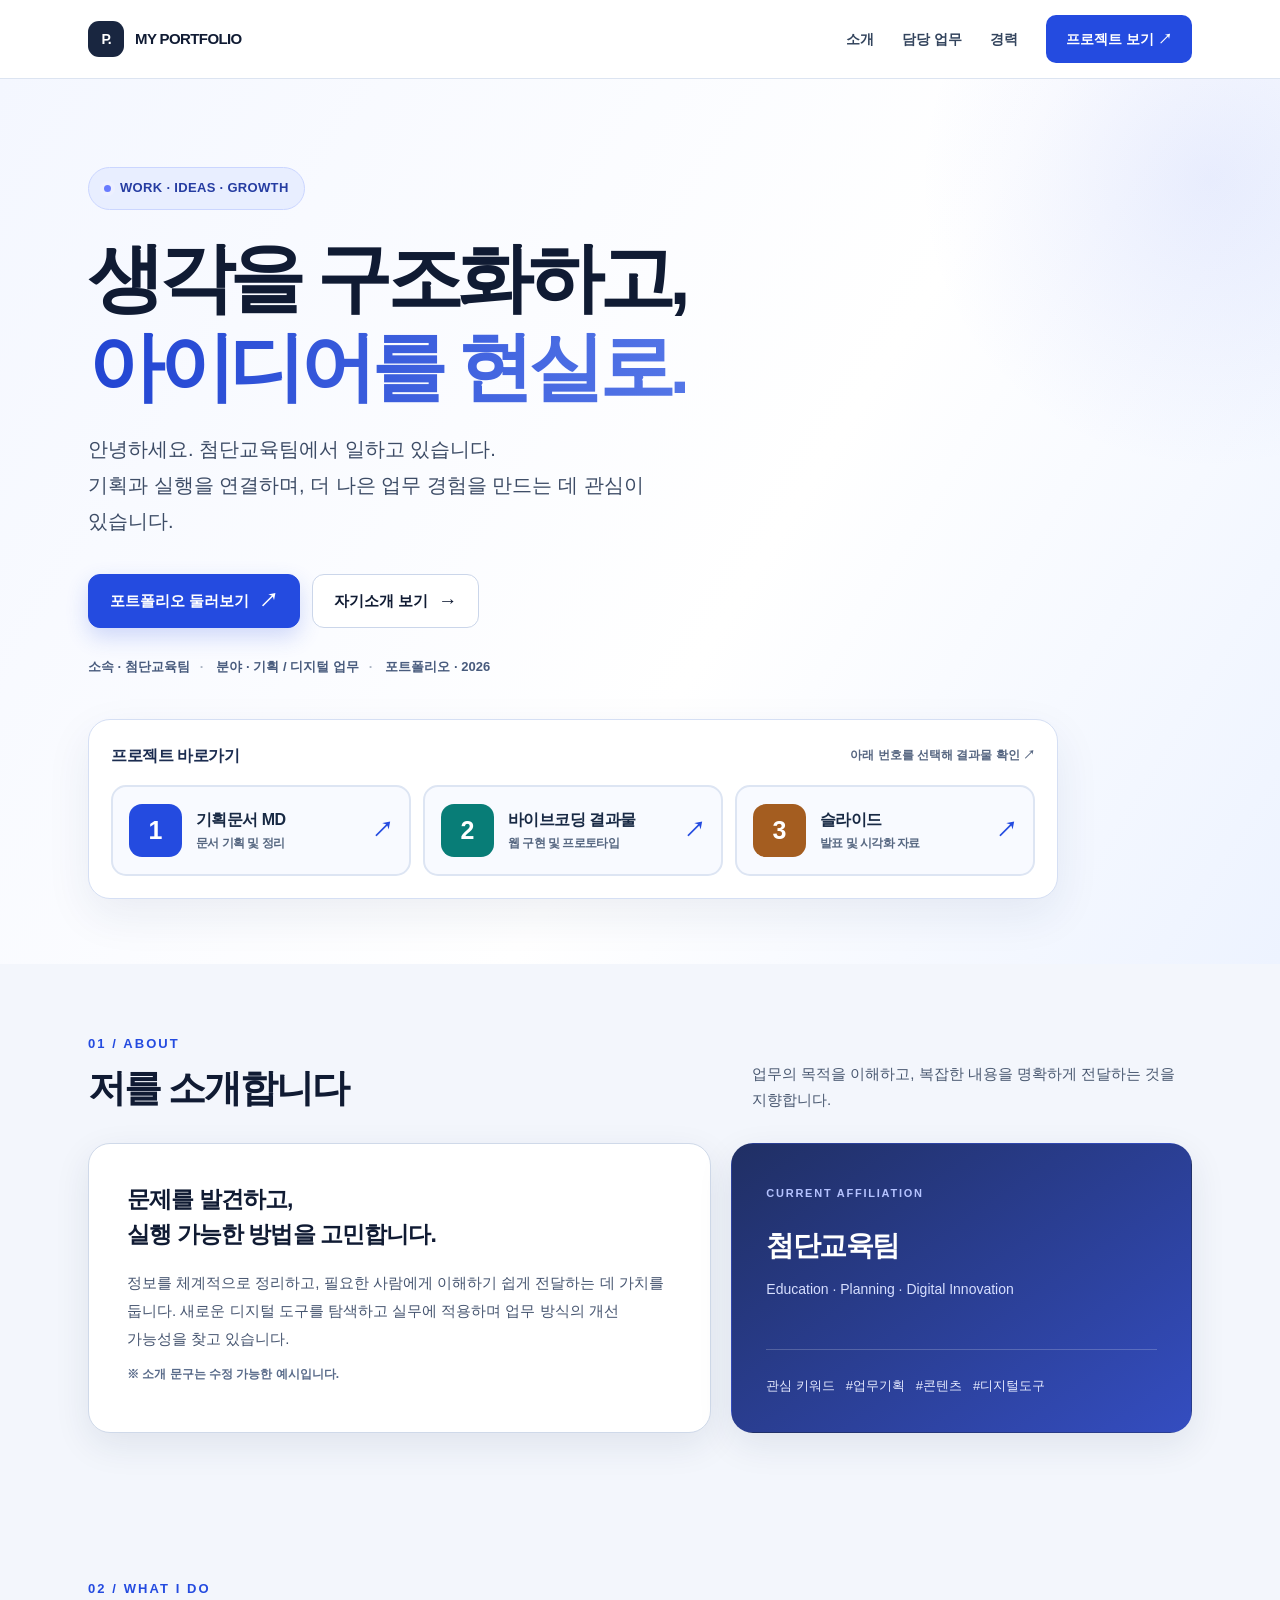
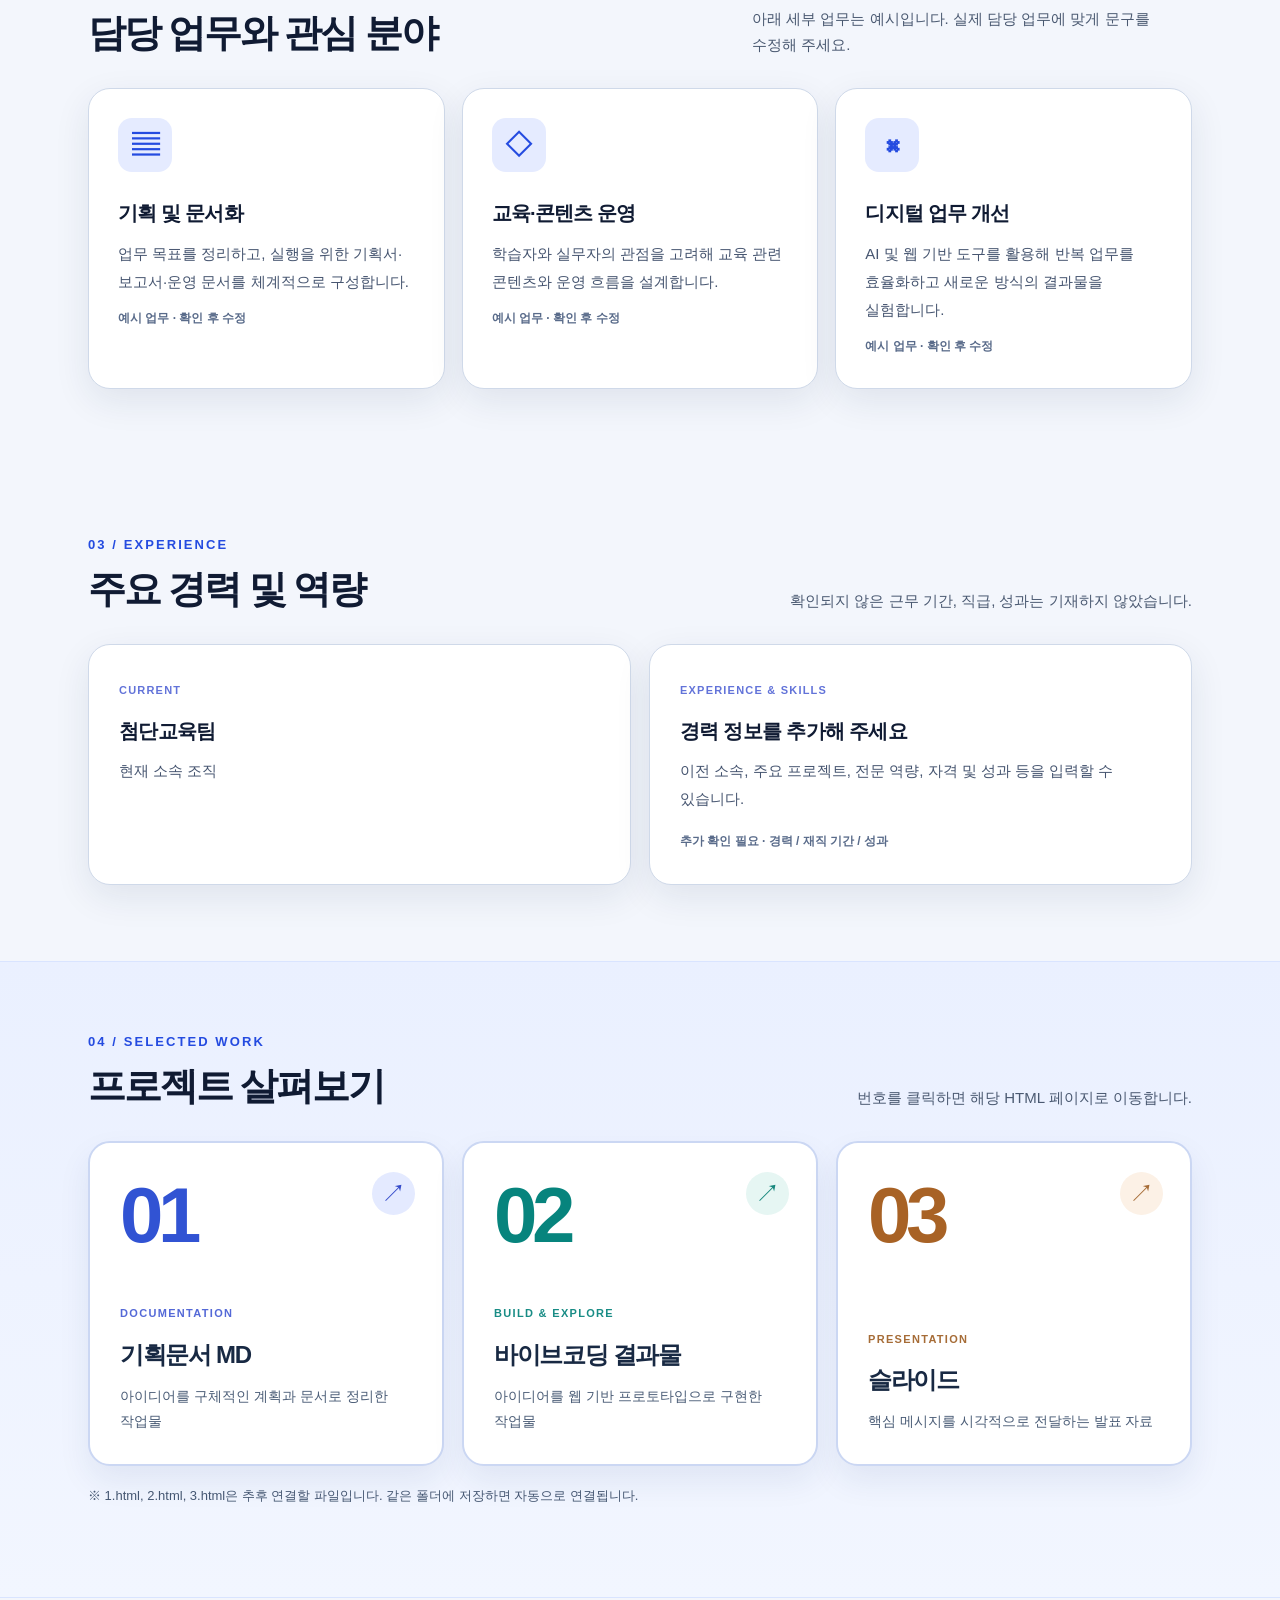
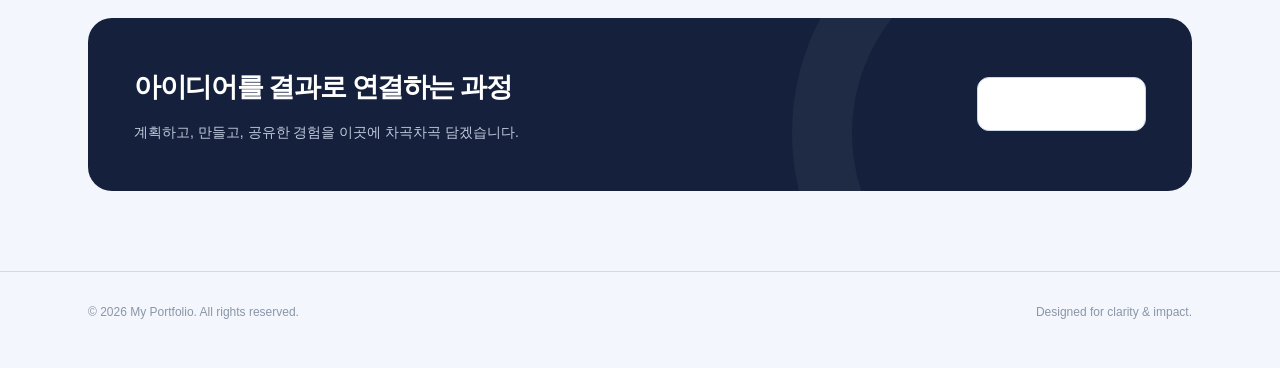
<file: index.html>
<!doctype html>
<html lang="ko">
<head>
  <meta charset="utf-8" />
  <meta name="viewport" content="width=device-width, initial-scale=1" />
  <meta name="theme-color" content="#f8fafc" />
  <meta name="description" content="첨단교육팀 구성원의 업무와 프로젝트를 소개하는 개인 포트폴리오입니다." />
  <title>Portfolio | My Work & Story</title>
  <style>
    :root { color-scheme:light; --ink:#111827;--muted:#627086;--bg:#f7f9fc;--line:#e4eaf2;--brand:#4458e8;--brand2:#7485fb;--white:#fff;--shadow:0 18px 58px rgba(22,37,87,.07); }
    * {box-sizing:border-box} html {scroll-behavior:smooth} body{margin:0;background:var(--bg);color:var(--ink);font-family:Pretendard,'Noto Sans KR',-apple-system,BlinkMacSystemFont,'Segoe UI',sans-serif;line-height:1.7;word-break:keep-all} a{color:inherit;text-decoration:none} button{font:inherit} ::selection{background:#dfe5ff;color:#2232a1}
    .shell{max-width:1160px;padding:0 28px;margin:0 auto}.topbar{position:sticky;top:0;z-index:50;background:rgba(248,250,252,.87);backdrop-filter:blur(16px);border-bottom:1px solid rgba(226,232,240,.75)}.nav{height:78px;display:flex;align-items:center;justify-content:space-between;gap:20px}.logo{display:flex;align-items:center;gap:11px;font-size:15px;font-weight:850;letter-spacing:-.04em}.logo-mark{display:grid;place-items:center;width:36px;height:36px;background:#192640;color:white;border-radius:11px;font-size:14px;letter-spacing:-.08em}.navlinks{display:flex;align-items:center;gap:28px;font-size:13px;font-weight:700;color:#64718a}.navlinks a:hover,.navlinks a:focus-visible{color:var(--brand)}.navcta{background:var(--ink);color:white!important;padding:10px 17px;border-radius:10px}.navcta:hover{background:var(--brand)}
    .hero{position:relative;overflow:hidden;padding:110px 0 94px}.hero:before{content:'';position:absolute;width:620px;height:620px;right:-240px;top:-210px;background:radial-gradient(circle,rgba(101,128,242,.12),transparent 66%);pointer-events:none}.hero-content{position:relative;max-width:790px}.eyebrow{display:inline-flex;gap:9px;align-items:center;padding:8px 13px;border:1px solid #dae2f0;border-radius:100px;background:#fff;color:#58657b;font-size:12px;font-weight:800;letter-spacing:.025em}.dot{width:7px;height:7px;border-radius:50%;background:#687bff;box-shadow:0 0 0 4px #edf0ff}.hero h1{font-size:clamp(40px,6vw,76px);letter-spacing:-.075em;line-height:1.21;margin:30px 0 24px;font-weight:850}.gradient{background:linear-gradient(110deg,#2b40c2,#7785fa);-webkit-background-clip:text;background-clip:text;color:transparent}.hero-lead{max-width:610px;font-size:clamp(16px,2vw,19px);line-height:1.9;color:#647187;margin:0}.hero-actions{display:flex;gap:12px;flex-wrap:wrap;margin-top:35px}.btn{display:inline-flex;align-items:center;justify-content:center;gap:10px;min-height:50px;padding:0 21px;border-radius:12px;border:1px solid #dce3ee;font-weight:800;font-size:14px;background:white;transition:transform .18s,box-shadow .18s,background .18s;cursor:pointer}.btn:hover{transform:translateY(-3px);box-shadow:0 12px 28px rgba(32,47,97,.12)}.btn-primary{background:#283bca;color:white;border-color:#283bca}.btn-primary:hover{background:#1b2cae}.arrow{font-size:19px;line-height:1}.quick-meta{display:flex;flex-wrap:wrap;gap:10px;margin-top:43px}.meta-item{display:flex;gap:8px;align-items:center;color:#738096;font-size:12px;font-weight:650}.meta-item+ .meta-item:before{content:'·';margin-right:5px;color:#aab4c3}
    section{scroll-margin-top:95px}.section{padding:48px 0 84px}.section-head{display:flex;justify-content:space-between;gap:22px;align-items:flex-end;margin-bottom:30px}.kicker{font-size:12px;letter-spacing:.16em;font-weight:900;color:#5368e5;text-transform:uppercase}.section-title{font-size:clamp(27px,3vw,36px);letter-spacing:-.055em;line-height:1.3;margin:7px 0 0}.section-description{font-size:14px;color:var(--muted);margin:0;max-width:440px}.panel{background:white;border:1px solid var(--line);border-radius:22px;box-shadow:var(--shadow)}
    .about-grid{display:grid;grid-template-columns:1.15fr .85fr;gap:20px}.about-card{padding:38px}.about-card h3{font-size:23px;letter-spacing:-.04em;line-height:1.5;margin:0 0 18px}.about-card p{color:var(--muted);font-size:15px;line-height:2;margin:0}.profile-card{padding:34px;background:linear-gradient(145deg,#202f64,#344dc0);color:white;border-color:transparent;display:flex;flex-direction:column;justify-content:space-between;min-height:290px}.profile-label{color:#b5c3ff;font-size:11px;letter-spacing:.16em;font-weight:900}.profile-card h3{font-size:28px;margin:15px 0 7px;letter-spacing:-.055em}.profile-card p{color:#d7dfff;font-size:14px;margin:0}.profile-footer{padding-top:25px;margin-top:30px;border-top:1px solid #ffffff33;font-size:13px;color:#e7ebff}
    .work-grid{display:grid;grid-template-columns:repeat(3,1fr);gap:17px}.work-card{padding:29px;min-height:230px;transition:transform .2s,border-color .2s}.work-card:hover{transform:translateY(-4px);border-color:#bec9fc}.work-icon{display:grid;place-items:center;width:45px;height:45px;border-radius:14px;background:#eef1ff;color:#4458df;font-size:23px;font-weight:700;margin-bottom:24px}.work-card h3{font-size:18px;letter-spacing:-.04em;margin:0 0 9px}.work-card p{font-size:13px;color:var(--muted);margin:0;line-height:1.9}.sample{display:inline-block;color:#909bad;font-size:11px;font-weight:700;margin-top:12px}
    .career{display:grid;grid-template-columns:1fr 1fr;gap:18px}.career-card{padding:30px}.small-label{font-size:11px;font-weight:900;color:#6273d9;letter-spacing:.11em}.career-card h3{font-size:18px;letter-spacing:-.035em;margin:11px 0 8px}.career-card p{font-size:14px;color:var(--muted);margin:0}.career-card .sample{margin-top:18px}
    .projects-note{color:#718098;font-size:13px}.project-grid{display:grid;grid-template-columns:repeat(3,1fr);gap:18px}.project-link{display:flex;flex-direction:column;min-height:310px;padding:30px;background:white;border:1px solid var(--line);border-radius:22px;box-shadow:var(--shadow);position:relative;overflow:hidden;transition:transform .2s,box-shadow .2s,border-color .2s}.project-link:hover{transform:translateY(-7px);box-shadow:0 22px 54px rgba(50,61,133,.13);border-color:#9bacfa}.project-link:focus-visible{outline:3px solid #8b9cff;outline-offset:4px}.project-number{font-size:65px;line-height:1.1;font-weight:850;color:#e5eaff;letter-spacing:-.075em}.project-tag{color:#5469d7;font-size:11px;font-weight:900;letter-spacing:.12em;margin-top:auto}.project-link h3{font-size:23px;letter-spacing:-.055em;margin:10px 0 8px}.project-link p{color:#7b879a;font-size:13px;margin:0;line-height:1.8}.project-arrow{position:absolute;top:29px;right:27px;width:34px;height:34px;display:grid;place-items:center;border-radius:100px;background:#f0f3ff;color:#364cca;font-size:20px;transition:transform .2s}.project-link:hover .project-arrow{transform:translate(3px,-3px)}.project-link:nth-child(2) .project-number{color:#e5f4f3}.project-link:nth-child(2) .project-tag{color:#188c85}.project-link:nth-child(2) .project-arrow{background:#e6f6f3;color:#17877d}.project-link:nth-child(3) .project-number{color:#f6e9df}.project-link:nth-child(3) .project-tag{color:#a66c37}.project-link:nth-child(3) .project-arrow{background:#fcf1e6;color:#a66c37}
    .contact{margin:20px 0 80px;padding:46px;display:flex;justify-content:space-between;align-items:center;gap:30px;background:#15213c;color:white;border-radius:24px;overflow:hidden;position:relative}.contact:after{content:'';position:absolute;right:-90px;top:-130px;width:370px;height:370px;border-radius:50%;border:60px solid rgba(255,255,255,.045);pointer-events:none}.contact > *{position:relative;z-index:1}.contact h2{margin:0 0 9px;font-size:27px;letter-spacing:-.05em}.contact p{margin:0;font-size:14px;color:#bfc9dc}.contact .btn{white-space:nowrap}.footer{border-top:1px solid var(--line);padding:30px 0 45px;color:#8b96a7;font-size:12px}.footer-inner{display:flex;justify-content:space-between;gap:14px;flex-wrap:wrap}
    .toast{position:fixed;bottom:24px;left:50%;transform:translate(-50%,24px);background:#17213a;color:white;padding:12px 20px;border-radius:12px;font-size:13px;font-weight:700;opacity:0;pointer-events:none;transition:opacity .22s,transform .22s;box-shadow:0 16px 32px #0d17332e;z-index:99;text-align:center;max-width:calc(100vw - 32px)}.toast.show{opacity:1;transform:translate(-50%,0)}
    @media (max-width:820px){.navlinks{gap:16px}.navlinks a:not(.navcta){display:none}.hero{padding:80px 0 66px}.about-grid,.career{grid-template-columns:1fr}.work-grid,.project-grid{grid-template-columns:1fr 1fr}.contact{padding:34px}.section{padding:38px 0 66px}}@media(max-width:570px){.shell{padding:0 20px}.nav{height:67px}.navcta{padding:9px 13px}.hero{padding:68px 0 59px}.hero h1{font-size:42px;margin:23px 0 20px}.hero-lead{font-size:15px}.quick-meta{margin-top:30px}.section-head{display:block}.section-description{margin-top:12px}.about-card,.profile-card{padding:27px}.work-grid,.project-grid{grid-template-columns:1fr}.work-card{min-height:0}.project-link{min-height:260px}.career-card{padding:25px}.contact{display:block;padding:29px;margin-bottom:55px}.contact h2{font-size:24px}.contact .btn{margin-top:25px}.footer-inner{display:block}.footer-inner span{display:block;margin:5px 0}}
    @media(prefers-reduced-motion:reduce){html{scroll-behavior:auto}*,*:before,*:after{transition:none!important;animation:none!important}}

    /* Visibility-first refinement: stronger contrast, clearer hierarchy, prominent quick navigation */
    :root{--ink:#101b33;--muted:#465671;--bg:#f3f6fc;--line:#cfd9e9;--brand:#244be0;--shadow:0 12px 36px rgba(25,43,83,.09)}
    body{font-size:16px;line-height:1.75}
    .topbar{background:rgba(255,255,255,.95);border-bottom:1px solid #dce4f1}
    .navlinks{font-size:14px;color:#33445d}
    .navcta{background:#244be0!important;color:#fff!important;padding:12px 20px}
    .hero{padding:88px 0 65px;background:linear-gradient(122deg,#f4f7ff 0%,#ffffff 58%,#edf3ff 100%)}
    .hero-content{max-width:970px}
    .eyebrow{background:#e8eeff;color:#263da2;border-color:#cbd6ff;font-size:13px;padding:9px 15px}
    .hero h1{font-size:clamp(43px,5.9vw,76px);line-height:1.18;letter-spacing:-.07em;margin:24px 0 19px}
    .gradient{background:linear-gradient(100deg,#2144d2,#5476e7);-webkit-background-clip:text;background-clip:text}
    .hero-lead{color:#3d4c66;font-size:clamp(17px,2vw,20px);line-height:1.8}
    .btn{min-height:54px;font-size:15px;border-color:#cbd6ea}
    .btn-primary{background:#244be0;border-color:#244be0;box-shadow:0 9px 22px rgba(36,75,224,.2)}
    .btn-primary:hover{background:#1736bc}
    .quick-meta{margin-top:28px}.meta-item{color:#485b7d;font-size:13px}
    .quick-links{margin-top:40px;padding:22px;border:1px solid #d5dff4;background:#fff;border-radius:22px;box-shadow:0 16px 45px rgba(22,45,98,.08)}
    .quick-links-head{display:flex;align-items:center;justify-content:space-between;gap:12px;margin-bottom:15px;flex-wrap:wrap}
    .quick-links-title{font-size:16px;font-weight:850;color:#1b2c50;letter-spacing:-.03em}
    .quick-links-hint{font-size:12px;color:#566681;font-weight:650}
    .quick-links-grid{display:grid;grid-template-columns:repeat(3,minmax(0,1fr));gap:12px}
    .quick-link{display:flex;align-items:center;gap:14px;padding:17px 16px;border:2px solid #dde5f3;border-radius:15px;background:#f8faff;transition:background .16s,transform .16s,border-color .16s,box-shadow .16s}
    .quick-link:hover,.quick-link:focus-visible{background:#edf2ff;border-color:#637ae7;transform:translateY(-3px);box-shadow:0 9px 22px rgba(36,75,224,.11);outline:none}
    .quick-digit{display:grid;place-items:center;flex:none;width:53px;height:53px;border-radius:13px;background:#244be0;color:#fff;font-size:25px;font-weight:900;line-height:1}
    .quick-link:nth-child(2) .quick-digit{background:#087d77}.quick-link:nth-child(3) .quick-digit{background:#a45d20}
    .quick-label{font-size:16px;color:#182944;font-weight:850;line-height:1.45;letter-spacing:-.035em}
    .quick-sub{display:block;margin-top:3px;color:#566781;font-size:12px;font-weight:600}
    .quick-chevron{margin-left:auto;color:#244be0;font-size:21px;font-weight:850}
    .section{padding:65px 0 76px}.section-title{font-size:clamp(30px,3vw,38px)}
    .kicker{font-size:13px;color:#244be0}.section-description{color:#4a5971;font-size:15px}
    .about-card p,.work-card p,.career-card p{color:#465570;font-size:15px;line-height:1.85}
    .work-card{min-height:250px}.work-icon{background:#e5ebff;color:#244be0;width:54px;height:54px;font-size:27px}
    .work-card h3,.career-card h3{font-size:20px}.sample{font-size:12px;color:#596b8a}
    #projects{background:linear-gradient(180deg,#eaf0ff 0%,#f2f6ff 100%);border-block:1px solid #d9e4ff}
    .project-link{border:2px solid #cbd7f3;min-height:325px;box-shadow:0 15px 32px rgba(27,56,111,.08)}
    .project-number{font-size:78px;color:#3153d3!important;letter-spacing:-.07em}
    .project-link:nth-child(2) .project-number{color:#07847d!important}.project-link:nth-child(3) .project-number{color:#a86225!important}
    .project-link h3{font-size:24px;color:#182943}.project-link p{font-size:14px;color:#4b5d77}
    .project-arrow{width:43px;height:43px;background:#e4eaff;font-size:25px}
    .project-link:focus-visible,.btn:focus-visible,.navlinks a:focus-visible{outline:3px solid #405ff0;outline-offset:4px}
    .projects-note{color:#465873;font-size:13px;margin-top:19px}
    @media(max-width:850px){.quick-links-grid{grid-template-columns:1fr}.quick-link{min-height:77px}.hero{padding:72px 0 54px}}
    @media(max-width:570px){.hero{padding:52px 0 45px}.hero h1{font-size:40px}.hero-lead{font-size:16px}.hero-actions{margin-top:26px}.hero-actions .btn{width:100%}.quick-links{padding:17px;margin-top:28px}.quick-link{padding:12px}.quick-digit{width:48px;height:48px;font-size:23px}.quick-label{font-size:15px}.section{padding:49px 0 56px}.project-link{min-height:260px}.section-description{font-size:14px}}

  </style>
</head>
<body>
  <header class="topbar">
    <nav class="shell nav" aria-label="주 메뉴">
      <a class="logo" href="#home" aria-label="홈으로"><span class="logo-mark">P.</span><span>MY PORTFOLIO</span></a>
      <div class="navlinks"><a href="#about">소개</a><a href="#work">담당 업무</a><a href="#career">경력</a><a class="navcta" href="#projects">프로젝트 보기 ↗</a></div>
    </nav>
  </header>
  <main>
    <section id="home" class="hero"><div class="shell"><div class="hero-content">
      <span class="eyebrow"><span class="dot" aria-hidden="true"></span> WORK · IDEAS · GROWTH</span>
      <h1>생각을 구조화하고,<br /><span class="gradient">아이디어를 현실로.</span></h1>
      <p class="hero-lead">안녕하세요. 첨단교육팀에서 일하고 있습니다.<br />기획과 실행을 연결하며, 더 나은 업무 경험을 만드는 데 관심이 있습니다.</p>
      <div class="hero-actions"><a class="btn btn-primary" href="#projects">포트폴리오 둘러보기 <span class="arrow" aria-hidden="true">↗</span></a><a class="btn" href="#about">자기소개 보기 <span class="arrow" aria-hidden="true">→</span></a></div>
      <div class="quick-meta"><span class="meta-item">소속 · 첨단교육팀</span><span class="meta-item">분야 · 기획 / 디지털 업무</span><span class="meta-item">포트폴리오 · 2026</span></div>
      <div class="quick-links" aria-label="프로젝트 바로가기">
        <div class="quick-links-head"><strong class="quick-links-title">프로젝트 바로가기</strong><span class="quick-links-hint">아래 번호를 선택해 결과물 확인 ↗</span></div>
        <div class="quick-links-grid">
          <a class="quick-link" href="1.html" aria-label="1번 기획문서 MD 페이지 열기"><span class="quick-digit">1</span><span class="quick-label">기획문서 MD<span class="quick-sub">문서 기획 및 정리</span></span><span class="quick-chevron" aria-hidden="true">↗</span></a>
          <a class="quick-link" href="2.html" aria-label="2번 바이브코딩 결과물 페이지 열기"><span class="quick-digit">2</span><span class="quick-label">바이브코딩 결과물<span class="quick-sub">웹 구현 및 프로토타입</span></span><span class="quick-chevron" aria-hidden="true">↗</span></a>
          <a class="quick-link" href="3.html" aria-label="3번 슬라이드 페이지 열기"><span class="quick-digit">3</span><span class="quick-label">슬라이드<span class="quick-sub">발표 및 시각화 자료</span></span><span class="quick-chevron" aria-hidden="true">↗</span></a>
        </div>
      </div>
    </div></div></section>
    <section id="about" class="section"><div class="shell"><div class="section-head"><div><span class="kicker">01 / ABOUT</span><h2 class="section-title">저를 소개합니다</h2></div><p class="section-description">업무의 목적을 이해하고, 복잡한 내용을 명확하게 전달하는 것을 지향합니다.</p></div>
      <div class="about-grid"><article class="panel about-card"><h3>문제를 발견하고,<br />실행 가능한 방법을 고민합니다.</h3><p>정보를 체계적으로 정리하고, 필요한 사람에게 이해하기 쉽게 전달하는 데 가치를 둡니다. 새로운 디지털 도구를 탐색하고 실무에 적용하며 업무 방식의 개선 가능성을 찾고 있습니다.</p><span class="sample">※ 소개 문구는 수정 가능한 예시입니다.</span></article><aside class="panel profile-card"><div><span class="profile-label">CURRENT AFFILIATION</span><h3>첨단교육팀</h3><p>Education · Planning · Digital Innovation</p></div><div class="profile-footer">관심 키워드 &nbsp; #업무기획 &nbsp; #콘텐츠 &nbsp; #디지털도구</div></aside></div>
    </div></section>
    <section id="work" class="section"><div class="shell"><div class="section-head"><div><span class="kicker">02 / WHAT I DO</span><h2 class="section-title">담당 업무와 관심 분야</h2></div><p class="section-description">아래 세부 업무는 예시입니다. 실제 담당 업무에 맞게 문구를 수정해 주세요.</p></div>
      <div class="work-grid"><article class="panel work-card"><div class="work-icon" aria-hidden="true">▤</div><h3>기획 및 문서화</h3><p>업무 목표를 정리하고, 실행을 위한 기획서·보고서·운영 문서를 체계적으로 구성합니다.</p><span class="sample">예시 업무 · 확인 후 수정</span></article><article class="panel work-card"><div class="work-icon" aria-hidden="true">◇</div><h3>교육·콘텐츠 운영</h3><p>학습자와 실무자의 관점을 고려해 교육 관련 콘텐츠와 운영 흐름을 설계합니다.</p><span class="sample">예시 업무 · 확인 후 수정</span></article><article class="panel work-card"><div class="work-icon" aria-hidden="true">⌘</div><h3>디지털 업무 개선</h3><p>AI 및 웹 기반 도구를 활용해 반복 업무를 효율화하고 새로운 방식의 결과물을 실험합니다.</p><span class="sample">예시 업무 · 확인 후 수정</span></article></div>
    </div></section>
    <section id="career" class="section"><div class="shell"><div class="section-head"><div><span class="kicker">03 / EXPERIENCE</span><h2 class="section-title">주요 경력 및 역량</h2></div><p class="section-description">확인되지 않은 근무 기간, 직급, 성과는 기재하지 않았습니다.</p></div>
      <div class="career"><article class="panel career-card"><span class="small-label">CURRENT</span><h3>첨단교육팀</h3><p>현재 소속 조직</p></article><article class="panel career-card"><span class="small-label">EXPERIENCE & SKILLS</span><h3>경력 정보를 추가해 주세요</h3><p>이전 소속, 주요 프로젝트, 전문 역량, 자격 및 성과 등을 입력할 수 있습니다.</p><span class="sample">추가 확인 필요 · 경력 / 재직 기간 / 성과</span></article></div>
    </div></section>
    <section id="projects" class="section"><div class="shell"><div class="section-head"><div><span class="kicker">04 / SELECTED WORK</span><h2 class="section-title">프로젝트 살펴보기</h2></div><p class="section-description">번호를 클릭하면 해당 HTML 페이지로 이동합니다.</p></div>
      <div class="project-grid"><a class="project-link" href="1.html" data-project="1.html" aria-label="1번 기획문서 MD 페이지로 이동"><span class="project-arrow" aria-hidden="true">↗</span><span class="project-number">01</span><span class="project-tag">DOCUMENTATION</span><h3>기획문서 MD</h3><p>아이디어를 구체적인 계획과 문서로 정리한 작업물</p></a><a class="project-link" href="2.html" data-project="2.html" aria-label="2번 바이브코딩 결과물 페이지로 이동"><span class="project-arrow" aria-hidden="true">↗</span><span class="project-number">02</span><span class="project-tag">BUILD & EXPLORE</span><h3>바이브코딩 결과물</h3><p>아이디어를 웹 기반 프로토타입으로 구현한 작업물</p></a><a class="project-link" href="3.html" data-project="3.html" aria-label="3번 슬라이드 페이지로 이동"><span class="project-arrow" aria-hidden="true">↗</span><span class="project-number">03</span><span class="project-tag">PRESENTATION</span><h3>슬라이드</h3><p>핵심 메시지를 시각적으로 전달하는 발표 자료</p></a></div>
      <p class="projects-note">※ 1.html, 2.html, 3.html은 추후 연결할 파일입니다. 같은 폴더에 저장하면 자동으로 연결됩니다.</p>
    </div></section>
    <div class="shell"><aside class="contact"><div><h2>아이디어를 결과로 연결하는 과정</h2><p>계획하고, 만들고, 공유한 경험을 이곳에 차곡차곡 담겠습니다.</p></div><a class="btn" href="#home">맨 위로 돌아가기 ↑</a></aside></div>
  </main>
  <footer class="footer"><div class="shell footer-inner"><span>© <span id="year">2026</span> My Portfolio. All rights reserved.</span><span>Designed for clarity & impact.</span></div></footer>
  <div class="toast" role="status" aria-live="polite" id="toast"></div>
  <script>
    document.getElementById('year').textContent = new Date().getFullYear();
    const toast = document.getElementById('toast'); let toastTimer;
    function notify(message) { toast.textContent = message; toast.classList.add('show'); clearTimeout(toastTimer); toastTimer = setTimeout(() => toast.classList.remove('show'), 2300); }
    document.querySelectorAll('[data-project]').forEach(link => {
      link.addEventListener('click', event => {
        // 링크는 항상 실제 지정된 파일을 향합니다. 파일이 아직 없다면 안내합니다.
        const fileName = link.dataset.project;
        if (location.protocol === 'file:') {
          // 로컬 파일에서는 존재 여부를 안정적으로 검사할 수 없어 기본 링크 동작을 유지합니다.
          return;
        }
        // 별도 파일이 준비되면 정상 이동합니다. 모든 페이지는 같은 폴더에 둡니다.
      });
    });
    document.querySelectorAll('a[href^="#"]').forEach(link => link.addEventListener('click', () => {
      if(link.getAttribute('href') === '#home') notify('페이지 상단으로 이동합니다.');
    }));
  </script>
</body>
</html>
</file>
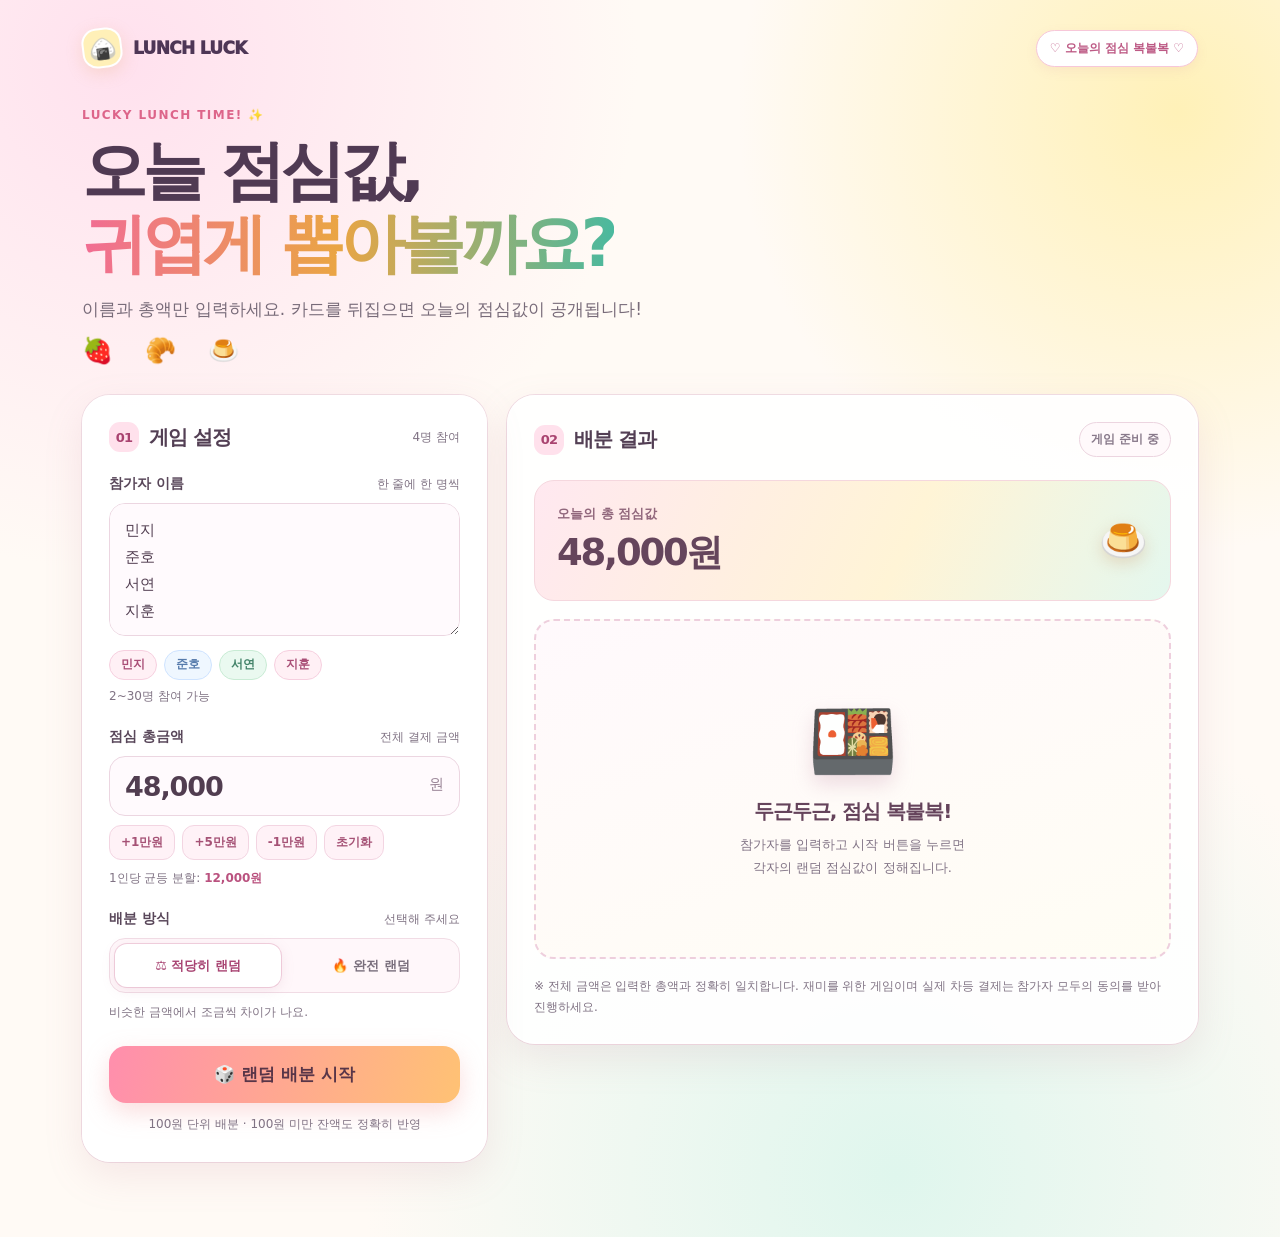
<file: 2.html>
<!doctype html>
<html lang="ko">
<head>
<meta charset="utf-8"><meta name="viewport" content="width=device-width,initial-scale=1,viewport-fit=cover">
<meta name="theme-color" content="#fff0f5"><title>🍓 런치 럭키 | 점심값 랜덤 게임</title>
<style>
:root{color-scheme:dark;--bg:#0b1220;--panel:#151f30;--panel2:#1c2a3f;--border:#334358;--text:#f8fbff;--muted:#a9bbce;--mint:#7af1cb;--blue:#82c9ff;--gold:#ffdb8b;--shadow:0 20px 55px #0003}*{box-sizing:border-box}html{scroll-behavior:smooth}body{margin:0;font-family:ui-sans-serif,system-ui,-apple-system,'Apple SD Gothic Neo','Malgun Gothic',sans-serif;color:var(--text);min-height:100vh;background:radial-gradient(ellipse 60% 40% at 12% -5%,#294b64 0%,transparent 80%),radial-gradient(ellipse 50% 45% at 105% 90%,#322a58 0%,transparent 80%),var(--bg)}button,textarea,input{font:inherit}button{cursor:pointer}button:disabled{cursor:wait;opacity:.65}button:focus-visible,textarea:focus-visible,input:focus-visible{outline:3px solid var(--mint);outline-offset:3px}button{touch-action:manipulation}.app{max-width:1170px;padding:28px 22px 75px;margin:auto}.nav{display:flex;align-items:center;justify-content:space-between;gap:14px;margin-bottom:40px}.brand{display:flex;align-items:center;gap:11px;font-size:17px;letter-spacing:-.04em;font-weight:950}.brandmark{display:grid;place-items:center;background:var(--mint);border-radius:12px;width:40px;height:40px;font-size:22px;box-shadow:0 5px 25px #7af1cb30}.navtag{border:1px solid #316a65;background:#133333;color:var(--mint);font-size:12px;font-weight:800;padding:9px 13px;border-radius:100px}.hero{margin-bottom:30px}.kicker{font-size:12px;letter-spacing:.2em;color:var(--mint);font-weight:900}.hero h1{font-size:clamp(37px,5.5vw,65px);line-height:1.12;letter-spacing:-.075em;margin:13px 0 14px}.gradient{background:linear-gradient(90deg,var(--mint),var(--blue),#c3a4ff);background-clip:text;-webkit-background-clip:text;color:transparent}.hero p{font-size:clamp(14px,1.5vw,17px);color:var(--muted);line-height:1.7;margin:0}.layout{display:grid;grid-template-columns:minmax(300px,405px) minmax(0,1fr);gap:20px;align-items:start}.panel{background:linear-gradient(160deg,#1b293c,#121c2d);border:1px solid var(--border);box-shadow:var(--shadow);border-radius:25px;padding:25px;min-width:0}.panel-head{display:flex;gap:11px;align-items:center;justify-content:space-between;margin-bottom:23px}.panel-head h2{display:flex;align-items:center;gap:10px;letter-spacing:-.045em;font-size:20px;margin:0}.step{display:grid;place-items:center;background:#2e4659;border-radius:9px;width:30px;height:30px;color:var(--mint);font-size:13px}.field{margin-bottom:23px}.field-head{display:flex;align-items:center;justify-content:space-between;gap:10px;margin-bottom:10px}.field-head label,.field-title{font-size:14px;font-weight:850}.helptext{font-size:12px;color:var(--muted)}textarea,.money{width:100%;background:#0c1727;border:1px solid #40556a;color:var(--text);border-radius:13px;outline:0;transition:border .15s,box-shadow .15s}textarea:focus,.money:focus{border-color:var(--mint);box-shadow:0 0 0 3px #7af1cb17}textarea{padding:13px 15px;resize:vertical;min-height:133px;line-height:1.8;font-size:15px}.chips{display:flex;flex-wrap:wrap;gap:7px;margin-top:10px;min-height:30px}.chip{background:#23364a;border:1px solid #3d5a68;color:#dcecf7;border-radius:100px;padding:5px 11px;font-size:12px;font-weight:750;max-width:100%;overflow-wrap:anywhere}.moneywrap{position:relative}.money{height:60px;padding:0 48px 0 15px;font-size:27px;font-weight:900;letter-spacing:-.04em}.unit{position:absolute;right:16px;top:19px;color:var(--muted);font-size:15px}.shortcuts{display:flex;flex-wrap:wrap;gap:7px;margin-top:9px}.shortcut{background:#233449;color:#d6e5f5;border:1px solid #3e5369;border-radius:9px;padding:8px 11px;font-size:12px;font-weight:750;transition:background .2s,transform .2s}.shortcut:hover{background:#35516b;transform:translateY(-1px)}.equal{margin-top:10px;color:var(--muted);font-size:12px}.equal b{color:var(--mint)}.modes{display:grid;grid-template-columns:1fr 1fr;gap:7px;padding:5px;background:#0c1727;border-radius:13px;border:1px solid #40556a}.mode{border:0;background:transparent;color:var(--muted);font-size:13px;font-weight:850;border-radius:9px;min-height:43px;padding:8px}.mode[aria-pressed=true]{background:#354b66;color:#fff;box-shadow:0 3px 9px #0003}.desc{color:var(--muted);font-size:12px;line-height:1.6;margin:10px 0 0;min-height:20px}.start{display:flex;align-items:center;justify-content:center;gap:10px;width:100%;border:0;border-radius:14px;padding:17px 12px;font-size:17px;font-weight:950;color:#09232c;background:linear-gradient(100deg,#7af1cb,#87caff);box-shadow:0 7px 30px #6bf3ca22;transition:transform .16s,filter .16s}.start:hover:not(:disabled){transform:translateY(-2px);filter:brightness(1.05)}.start:active:not(:disabled){transform:scale(.99)}.fineprint{font-size:12px;color:var(--muted);text-align:center;line-height:1.6;margin:12px 0 0}.status{color:var(--muted);font-size:12px;border:1px solid #41546a;padding:8px 11px;border-radius:40px;white-space:nowrap;font-weight:800}.status.active{background:#19493d;color:var(--mint);border-color:#397c68}.totalcard{background:linear-gradient(110deg,#244e52,#303d69);border:1px solid #4d7d7a;padding:22px;border-radius:18px;display:flex;justify-content:space-between;align-items:center;gap:12px;margin-bottom:18px}.totalcard span{color:#c2dae0;font-size:13px;font-weight:700}.totalcard strong{display:block;margin-top:5px;font-size:clamp(26px,3.5vw,37px);letter-spacing:-.06em}.coin{font-size:39px;animation:float 3s ease-in-out infinite}.empty{border:1px dashed #4a6178;border-radius:18px;background:#111f31;min-height:340px;display:flex;flex-direction:column;align-items:center;justify-content:center;text-align:center;padding:25px}.empty-emoji{font-size:72px;filter:drop-shadow(0 12px 14px #0003);animation:float 3s ease-in-out infinite}.empty h3{margin:14px 0 8px;font-size:20px;letter-spacing:-.05em}.empty p{font-size:13px;color:var(--muted);line-height:1.8;margin:0}.result-top{display:flex;align-items:center;justify-content:space-between;gap:12px;margin:0 0 12px}.result-top h3{font-size:14px;margin:0}.tiny{font-size:12px;color:var(--muted)}.cards{display:grid;grid-template-columns:repeat(2,minmax(0,1fr));gap:11px}.flip{perspective:850px;min-width:0;min-height:140px;padding:0;border:0;background:transparent;text-align:left;color:inherit;border-radius:15px}.flip-inner{display:block;position:relative;width:100%;height:140px;transform-style:preserve-3d;transition:transform .65s cubic-bezier(.2,.7,.1,1)}.flip.revealed .flip-inner{transform:rotateY(180deg)}.face{position:absolute;inset:0;backface-visibility:hidden;-webkit-backface-visibility:hidden;border-radius:15px;border:1px solid #426077;padding:15px;display:flex;flex-direction:column;justify-content:space-between;overflow:hidden}.front{background:linear-gradient(140deg,#29445e,#233553)}.back{background:linear-gradient(130deg,#174f50,#264761);border-color:#3c8c80;transform:rotateY(180deg)}.flip:hover .front{border-color:var(--mint)}.face-name{font-size:14px;font-weight:900;overflow-wrap:anywhere}.question{font-size:42px;line-height:1;text-align:center;font-weight:950;color:#90d7d3}.tap{font-size:11px;color:#bdcddd}.result-amount{font-size:clamp(19px,2.5vw,26px);font-weight:950;letter-spacing:-.06em;white-space:nowrap}.percent{font-size:12px;color:#c7e9e3}.rank{font-size:11px;font-weight:800;color:#c0e1eb}.actions{display:grid;grid-template-columns:repeat(3,minmax(0,1fr));gap:9px;margin-top:15px}.action{background:#293d54;border:1px solid #4c6379;border-radius:12px;color:#f0f6ff;min-height:46px;padding:10px 7px;font-weight:850;font-size:12px;transition:background .18s}.action:hover{background:#365572}.action.prominent{border-color:#55aa9f;background:#22524f}.notice{font-size:12px;line-height:1.7;color:var(--muted);margin:17px 0 0}.toast{position:fixed;left:50%;bottom:max(20px,env(safe-area-inset-bottom));transform:translate(-50%,20px);max-width:calc(100% - 30px);text-align:center;pointer-events:none;padding:12px 18px;border-radius:12px;background:#e6fff7;color:#10372f;font-size:13px;font-weight:900;opacity:0;transition:.25s;z-index:40;box-shadow:0 15px 35px #0007}.toast.show{opacity:1;transform:translate(-50%,0)}.confetti{position:fixed;z-index:30;top:-20px;pointer-events:none;width:8px;height:12px;animation:fall var(--duration) linear forwards}@keyframes float{50%{transform:translateY(-8px)}}@keyframes fall{to{transform:translate(var(--drift),105vh) rotate(850deg);opacity:0}}@media(min-width:900px){.settings{position:sticky;top:20px}}@media(max-width:780px){.app{padding:21px 15px 55px}.nav{margin-bottom:27px}.hero{margin-bottom:26px}.layout{grid-template-columns:1fr}.panel{padding:20px;border-radius:19px}.empty{min-height:240px}.navtag{font-size:11px}.results-panel{scroll-margin-top:12px}}@media(max-width:390px){.cards{gap:8px}.face{padding:12px}.flip,.flip-inner{min-height:132px;height:132px}.actions{grid-template-columns:1fr 1fr}.action:first-child{grid-column:1/-1}.result-amount{font-size:20px}.navtag{display:none}}@media(prefers-reduced-motion:reduce){*,*:before,*:after{animation-duration:.01ms!important;transition-duration:.01ms!important;scroll-behavior:auto!important}}

/* Cute pastel refresh — accessible light theme */
:root{color-scheme:light;--bg:#fffaf2;--panel:#fff;--panel2:#fff7fb;--border:#f3dfe5;--text:#443449;--muted:#796d7e;--mint:#21ab91;--blue:#6795ed;--gold:#e8a62f;--shadow:0 14px 35px #ad7d9030}
body{background:radial-gradient(circle at 10% 5%,#ffe1ee 0,transparent 31%),radial-gradient(circle at 92% 9%,#fff1b8 0,transparent 27%),radial-gradient(circle at 70% 95%,#dff6ed 0,transparent 36%),#fffaf5}
.app{max-width:1160px}.brand{color:#4e3656}.brandmark{background:#fff0b8;border:2px solid #fff;box-shadow:0 5px 16px #e9aa7040;border-radius:15px;transform:rotate(-7deg)}
.navtag{background:#fff;border-color:#f7c7d9;color:#bd5a85;box-shadow:0 4px 12px #c7769918}
.kicker{color:#dd658a;letter-spacing:.12em}.hero h1{color:#503a53}.gradient{background:linear-gradient(92deg,#f16c94,#eaa544 48%,#49b99f);background-clip:text;-webkit-background-clip:text;color:transparent}.hero p{color:#786b79}.hero:after{content:'🍓  🥐  🍮';display:block;margin-top:13px;font-size:25px;letter-spacing:12px}
.panel{background:#ffffffee;border:2px solid #fff;box-shadow:0 14px 38px #be829126,0 0 0 1px #f1dee5;border-radius:28px}.panel-head h2{color:#533f54}.step{background:#ffe1ec;color:#a94370;border-radius:11px}
.helptext,.desc,.fineprint,.notice,.tiny,.equal{color:#807384}.field-head label,.field-title{color:#59475a}
textarea,.money{background:#fffafd;border:1.5px solid #ecd6e1;color:#513d50;border-radius:16px}textarea:focus,.money:focus{border-color:#eb8caa;box-shadow:0 0 0 4px #f9dce7}.unit{color:#988395}
.chip{background:#fff0f5;border-color:#f6cfdf;color:#a94e76}.chip:nth-child(3n+2){background:#eff7ff;border-color:#cee3ff;color:#567bac}.chip:nth-child(3n){background:#eaf9f0;border-color:#c8ebd4;color:#44846a}
.shortcut{background:#fff2f7;color:#a55175;border:1px solid #f3d5e2;border-radius:12px}.shortcut:hover{background:#ffe0ee}.equal b{color:#ba527f}
.modes{background:#fff7fa;border-color:#f1dce5;border-radius:16px}.mode{color:#796e7c;border-radius:12px}.mode[aria-pressed=true]{background:#fff;color:#a84472;box-shadow:0 3px 13px #bf88a12b,0 0 0 1px #f2d0de}
.start{background:linear-gradient(105deg,#ff8ead,#ffc274);color:#583548;box-shadow:0 9px 24px #f4a5a65e;border-radius:17px}.start:hover:not(:disabled){filter:saturate(1.1) brightness(1.03)}
.status{background:#fff9fb;border-color:#ecd5e0;color:#88798a}.status.active{background:#e6f8ed;border-color:#bfe8d0;color:#348362}
.totalcard{background:linear-gradient(115deg,#ffe8f0 0%,#fff4d6 58%,#e4f7ee);border:1px solid #f5d7de;border-radius:20px;color:#503c51}.totalcard span{color:#91677c}.totalcard strong{color:#65455c}.coin{filter:drop-shadow(0 5px 8px #d4a98165)}
.empty{background:linear-gradient(160deg,#fff9fc,#fffdf4);border:2px dashed #eecfdd;border-radius:20px}.empty h3{color:#65435b}.empty p{color:#827486}.empty-emoji{filter:drop-shadow(0 9px 10px #cba2b55a)}
.result-top h3{color:#694a63}.front{background:linear-gradient(145deg,#fff0f6,#ffe9cf);border:1.5px solid #f0cbd9}.back{background:linear-gradient(145deg,#e8faf1,#e2f2ff);border:1.5px solid #b7e7d1}.flip:hover .front{border-color:#e78cab;box-shadow:0 7px 18px #e7b5c94d}.face{color:#593d51;border-radius:18px}.face-name{color:#674559}.question{color:#e883a6}.tap,.rank{color:#9e6985}.result-amount{color:#366c68}.percent{color:#648c88}
.action{background:#fff3f8;border:1px solid #f1d3e0;color:#925170;border-radius:13px}.action:hover{background:#ffe4f0}.action.prominent{background:#e7f8ee;border-color:#bce8d0;color:#367b61}.toast{background:#5d485e;color:#fff;box-shadow:0 15px 35px #77617555}
@media(max-width:780px){.panel{border-radius:23px}.hero:after{font-size:21px}.nav{margin-bottom:27px}}
@media(hover:hover){.panel{transition:box-shadow .2s}.panel:hover{box-shadow:0 18px 42px #be829130}}
</style>
</head>
<body>
<main class="app"><header class="nav"><div class="brand"><span class="brandmark">🍙</span> LUNCH LUCK</div><span class="navtag">♡ 오늘의 점심 복불복 ♡</span></header>
<section class="hero"><div class="kicker">LUCKY LUNCH TIME! ✨</div><h1>오늘 점심값,<br><span class="gradient">귀엽게 뽑아볼까요?</span></h1><p>이름과 총액만 입력하세요. 카드를 뒤집으면 오늘의 점심값이 공개됩니다!</p></section>
<div class="layout"><section class="panel settings" aria-labelledby="settingsTitle"><div class="panel-head"><h2 id="settingsTitle"><span class="step">01</span> 게임 설정</h2><span class="helptext" id="count">4명 참여</span></div>
<div class="field"><div class="field-head"><label for="names">참가자 이름</label><span class="helptext">한 줄에 한 명씩</span></div><textarea id="names" spellcheck="false" aria-describedby="nameHelp">민지
준호
서연
지훈</textarea><div id="chips" class="chips" aria-label="참가자 미리보기"></div><div class="helptext" id="nameHelp" style="margin-top:8px">2~30명 참여 가능</div></div>
<div class="field"><div class="field-head"><label for="total">점심 총금액</label><span class="helptext">전체 결제 금액</span></div><div class="moneywrap"><input id="total" class="money" type="text" inputmode="numeric" value="48,000" aria-describedby="equal"><span class="unit">원</span></div><div class="shortcuts"><button type="button" class="shortcut" data-add="10000">+1만원</button><button type="button" class="shortcut" data-add="50000">+5만원</button><button type="button" class="shortcut" data-add="-10000">-1만원</button><button type="button" class="shortcut" id="resetMoney">초기화</button></div><div class="equal" id="equal">1인당 균등 분할: <b>12,000원</b></div></div>
<div class="field"><div class="field-head"><span class="field-title">배분 방식</span><span class="helptext">선택해 주세요</span></div><div class="modes" role="group" aria-label="배분 방식"><button type="button" class="mode" data-mode="balanced" aria-pressed="true">⚖️ 적당히 랜덤</button><button type="button" class="mode" data-mode="wild" aria-pressed="false">🔥 완전 랜덤</button></div><p class="desc" id="modeDesc">비슷한 금액에서 조금씩 차이가 나요.</p></div>
<button type="button" id="draw" class="start">🎲 랜덤 배분 시작</button><p class="fineprint">100원 단위 배분 · 100원 미만 잔액도 정확히 반영</p></section>
<section class="panel results-panel" id="resultPanel" aria-labelledby="resultTitle"><div class="panel-head"><h2 id="resultTitle"><span class="step">02</span> 배분 결과</h2><span class="status" id="status" role="status">게임 준비 중</span></div>
<div class="totalcard"><div><span>오늘의 총 점심값</span><strong id="displayTotal">48,000원</strong></div><div class="coin" aria-hidden="true">🍮</div></div>
<div class="empty" id="empty"><div class="empty-emoji">🍱</div><h3>두근두근, 점심 복불복!</h3><p>참가자를 입력하고 시작 버튼을 누르면<br>각자의 랜덤 점심값이 정해집니다.</p></div>
<div id="resultArea" hidden><div class="result-top"><h3>카드를 터치해서 금액 공개!</h3><span class="tiny" id="progress">0 / 4 공개</span></div><div id="cards" class="cards"></div><div class="actions"><button class="action prominent" id="revealAll" type="button">✨ 모두 공개</button><button class="action" id="again" type="button">🔄 다시 뽑기</button><button class="action" id="copy" type="button">📋 결과 복사</button></div></div><p class="notice">※ 전체 금액은 입력한 총액과 정확히 일치합니다. 재미를 위한 게임이며 실제 차등 결제는 참가자 모두의 동의를 받아 진행하세요.</p></section></div>
</main><div class="toast" id="toast" role="status" aria-live="polite"></div>
<script>
(()=>{'use strict';const $=id=>document.getElementById(id),names=$('names'),total=$('total'),chips=$('chips'),cards=$('cards'),area=$('resultArea'),empty=$('empty'),status=$('status'),draw=$('draw');let mode='balanced',round=[],busy=false,toastTimeout=0;const fmt=n=>new Intl.NumberFormat('ko-KR').format(n);const people=()=>names.value.split(/\r?\n/).map(x=>x.trim()).filter(Boolean);const money=()=>Number(total.value.replace(/\D/g,''));const rand=()=>{if(globalThis.crypto?.getRandomValues){let a=new Uint32Array(1);crypto.getRandomValues(a);return a[0]/4294967296}return Math.random()};
function say(message){const t=$('toast');t.textContent=message;t.classList.add('show');clearTimeout(toastTimeout);toastTimeout=setTimeout(()=>t.classList.remove('show'),2600)}
function sync(){const ps=people(),sum=money();$('count').textContent=ps.length+'명 참여';$('displayTotal').textContent=fmt(sum)+'원';$('equal').innerHTML='1인당 균등 분할: <b>'+fmt(ps.length?Math.round(sum/ps.length):0)+'원</b>';chips.replaceChildren();ps.slice(0,30).forEach(name=>{let c=document.createElement('span');c.className='chip';c.textContent=name;chips.append(c)})}
names.addEventListener('input',sync);total.addEventListener('input',()=>{const v=total.value.replace(/\D/g,'').slice(0,10);total.value=v?fmt(Number(v)):'';sync()});document.querySelectorAll('[data-add]').forEach(b=>b.addEventListener('click',()=>{const v=Math.max(0,Math.min(10000000000,money()+Number(b.dataset.add)));total.value=fmt(v);sync()}));$('resetMoney').addEventListener('click',()=>{total.value='0';sync();total.focus()});document.querySelectorAll('[data-mode]').forEach(b=>b.addEventListener('click',()=>{mode=b.dataset.mode;document.querySelectorAll('[data-mode]').forEach(x=>x.setAttribute('aria-pressed',String(x===b)));$('modeDesc').textContent=mode==='balanced'?'비슷한 금액에서 조금씩 차이가 나요.':'누군가는 아주 적게, 누군가는 많이 낼 수도 있어요!'}));
function allocate(sum,n){const units=Math.floor(sum/100),remainder=sum%100,minimum=mode==='balanced'?Math.floor(units/n*.55):0,pool=units-minimum*n;const weights=Array.from({length:n},()=>mode==='balanced'?.65+rand():Math.pow(-Math.log(Math.max(rand(),1e-9)),1.6)),ws=weights.reduce((a,b)=>a+b,0),raw=weights.map(w=>pool*w/ws),parts=raw.map(v=>Math.floor(v)+minimum);let left=units-parts.reduce((a,b)=>a+b,0);raw.map((v,i)=>({i,f:v-Math.floor(v),r:rand()})).sort((a,b)=>b.f-a.f||a.r-b.r).slice(0,left).forEach(x=>parts[x.i]++);parts[Math.floor(rand()*n)]+=remainder/100;return parts.map(v=>Math.round(v*100))}
function updateProgress(){const shown=cards.querySelectorAll('.flip.revealed').length;$('progress').textContent=shown+' / '+round.length+' 공개';$('revealAll').textContent=shown===round.length?'✅ 전원 공개 완료':'✨ 모두 공개';$('revealAll').disabled=shown===round.length;if(shown===round.length){status.textContent='모두 공개 완료 ✓';status.classList.add('active')}}
function reveal(button){if(button.classList.contains('revealed'))return;button.classList.add('revealed');button.setAttribute('aria-label',button.dataset.label+' 금액 공개됨');updateProgress();if(cards.querySelectorAll('.flip.revealed').length===round.length)confetti()}
function render(){cards.replaceChildren();round.forEach((p,i)=>{const b=document.createElement('button');b.type='button';b.className='flip';b.dataset.label=p.name;b.setAttribute('aria-label',p.name+' 금액 확인, 카드 뒤집기');const inner=document.createElement('span');inner.className='flip-inner';const f=document.createElement('span');f.className='face front';const bk=document.createElement('span');bk.className='face back';const a=document.createElement('span');a.className='face-name';a.textContent=p.name;const q=document.createElement('span');q.className='question';q.textContent='?';const t=document.createElement('span');t.className='tap';t.textContent='탭해서 공개 ↗';f.append(a,q,t);const nm=document.createElement('span');nm.className='face-name';nm.textContent=p.name;const amt=document.createElement('span');amt.className='result-amount';amt.textContent=fmt(p.won)+'원';const pct=document.createElement('span');pct.className='percent';pct.textContent=(p.won/money()*100).toFixed(1)+'% 부담';bk.append(nm,amt,pct);inner.append(f,bk);b.append(inner);b.addEventListener('click',()=>reveal(b));cards.append(b)});empty.hidden=true;area.hidden=false;status.textContent='카드 공개 대기';status.classList.remove('active');updateProgress()}
function confetti(){if(matchMedia('(prefers-reduced-motion: reduce)').matches)return;const colors=['#7af1cb','#82c9ff','#ffd78a','#c0aaff','#ff9eaf'];for(let i=0;i<42;i++){const c=document.createElement('i');c.className='confetti';c.style.left=rand()*100+'vw';c.style.background=colors[i%colors.length];c.style.setProperty('--duration',(2+rand()*1.8)+'s');c.style.setProperty('--drift',(rand()-.5)*190+'px');c.style.animationDelay=rand()*.3+'s';document.body.append(c);setTimeout(()=>c.remove(),4300)}}
function start(){if(busy)return;const ps=people(),sum=money();if(ps.length<2||ps.length>30){say('참가자는 2~30명 입력해 주세요.');names.focus();return}if(ps.some(n=>n.length>40)){say('이름은 40자 이하로 입력해 주세요.');names.focus();return}if(!Number.isSafeInteger(sum)||sum<100||sum>10000000000){say('총금액을 100원~100억 원 사이로 입력해 주세요.');total.focus();return}busy=true;draw.disabled=true;draw.textContent='🎰 카드를 섞는 중...';area.hidden=true;empty.hidden=false;empty.querySelector('h3').textContent='운명의 카드를 섞고 있어요…';empty.querySelector('p').textContent='곧 각자의 금액이 정해집니다!';status.textContent='추첨 중…';status.classList.remove('active');setTimeout(()=>{const amount=allocate(sum,ps.length);round=ps.map((name,i)=>({name,won:amount[i]}));render();busy=false;draw.disabled=false;draw.textContent='🎲 랜덤 배분 시작';if(innerWidth<=780)$('resultPanel').scrollIntoView({behavior:matchMedia('(prefers-reduced-motion: reduce)').matches?'instant':'smooth',block:'start'});},550)}
draw.addEventListener('click',start);$('again').addEventListener('click',start);$('revealAll').addEventListener('click',()=>{cards.querySelectorAll('.flip').forEach((b,i)=>setTimeout(()=>reveal(b),i*85))});$('copy').addEventListener('click',async()=>{if(!round.length)return;const msg='🍚 LUNCH LUCK 점심값 배분 결과\n'+round.map(p=>p.name+': '+fmt(p.won)+'원').join('\n')+'\n총합: '+fmt(round.reduce((s,p)=>s+p.won,0))+'원';try{await navigator.clipboard.writeText(msg);say('결과를 복사했어요!')}catch{const ta=document.createElement('textarea');ta.value=msg;document.body.append(ta);ta.select();const ok=document.execCommand('copy');ta.remove();say(ok?'결과를 복사했어요!':'복사할 수 없어요. 브라우저 설정을 확인하세요.')}});sync();})();
</script>
</body></html>
</file>
